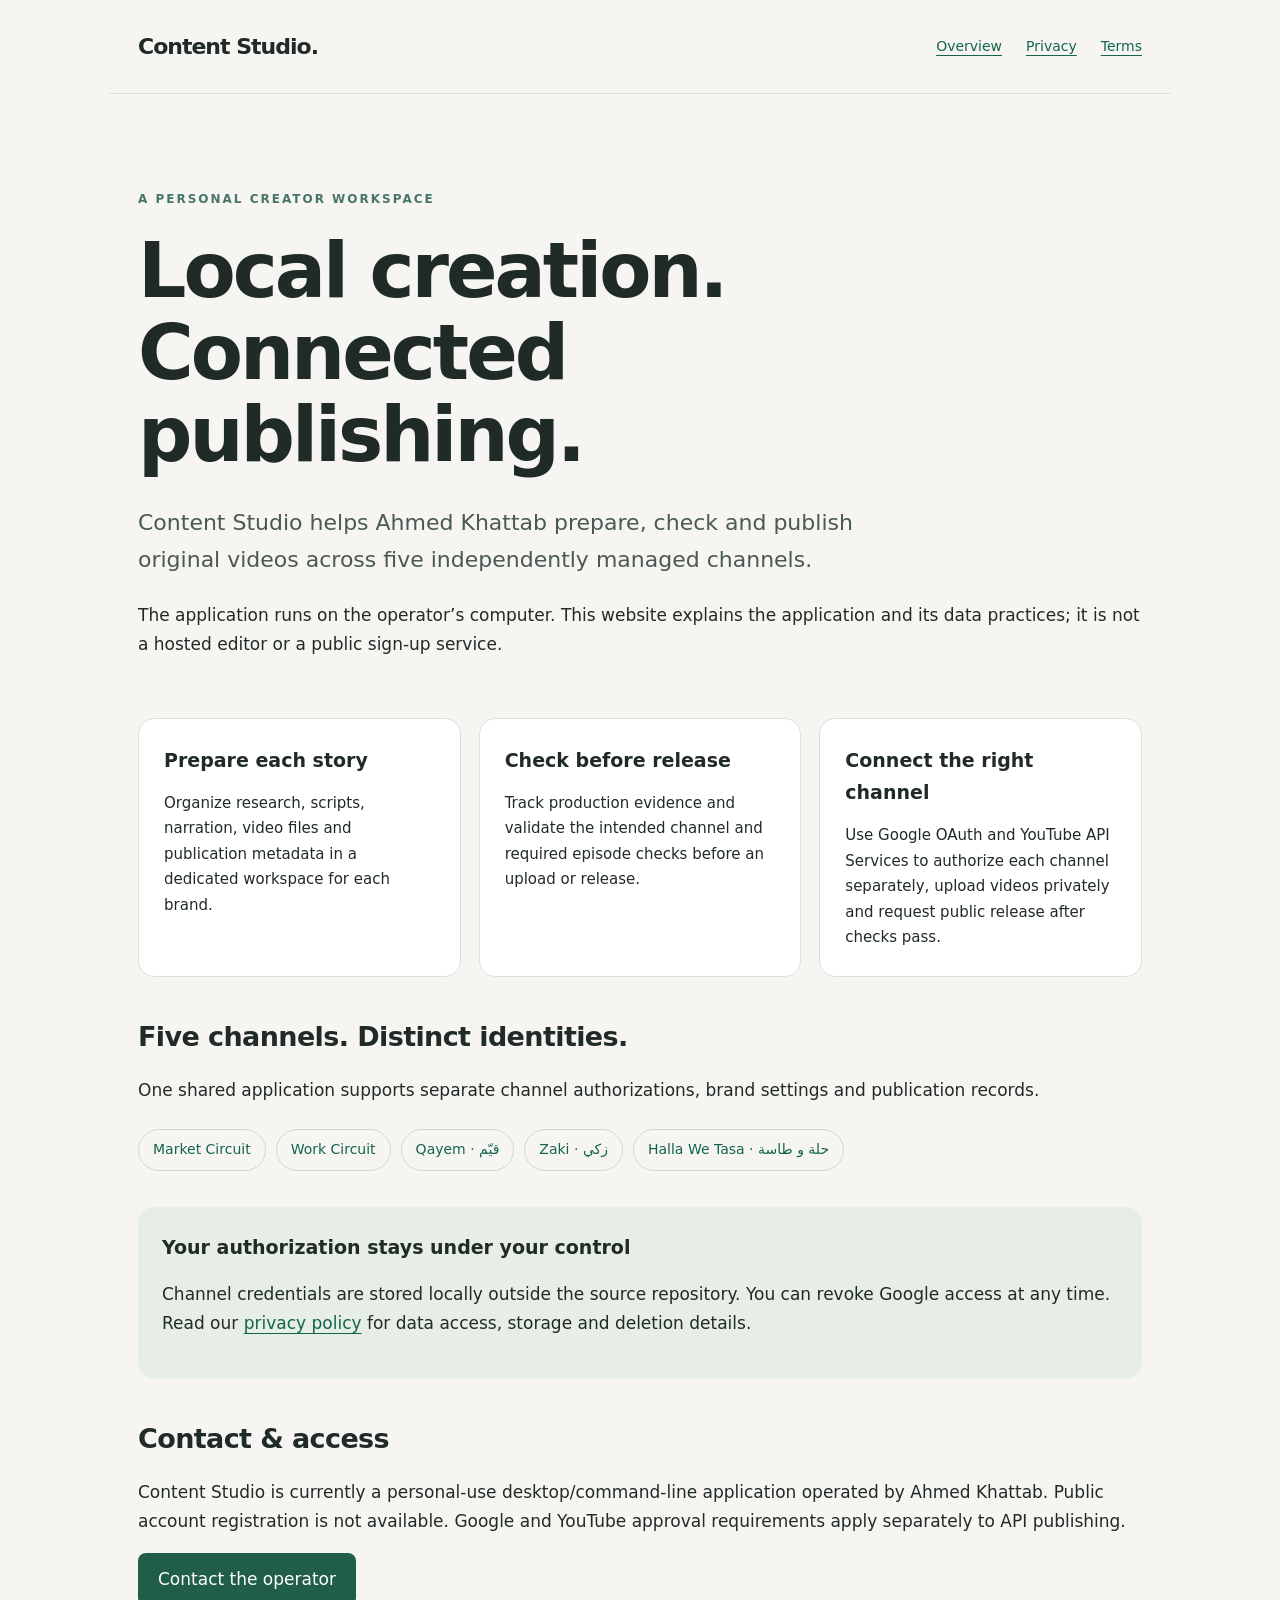
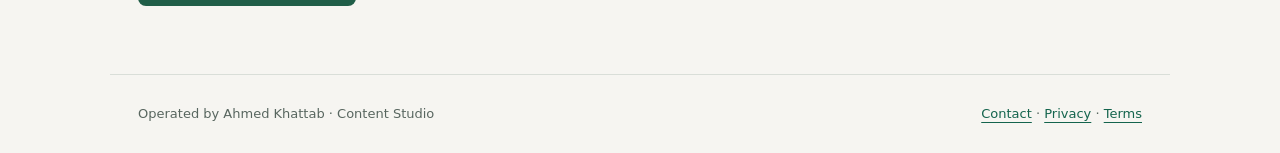
<file: index.html>
<!doctype html>
<html lang="en"><head><meta charset="utf-8"><meta name="viewport" content="width=device-width,initial-scale=1"><meta name="description" content="Content Studio: a local publishing workflow for independently managed creator channels."><title>Local creation. Connected publishing. — Content Studio</title><link rel="stylesheet" href="style.css"></head><body><header><a class="wordmark" href="./">Content Studio<span aria-hidden="true">.</span></a><nav aria-label="Main"><a href="./">Overview</a><a href="privacy.html">Privacy</a><a href="terms.html">Terms</a></nav></header><main class=""><section class="hero"><p class="eyebrow">A personal creator workspace</p><h1>Local creation.<br>Connected publishing.</h1><p class="lead">Content Studio helps Ahmed Khattab prepare, check and publish original videos across five independently managed channels.</p><p>The application runs on the operator’s computer. This website explains the application and its data practices; it is not a hosted editor or a public sign-up service.</p></section><section aria-label="Workflow" class="cards"><article class="card"><h3>Prepare each story</h3><p>Organize research, scripts, narration, video files and publication metadata in a dedicated workspace for each brand.</p></article><article class="card"><h3>Check before release</h3><p>Track production evidence and validate the intended channel and required episode checks before an upload or release.</p></article><article class="card"><h3>Connect the right channel</h3><p>Use Google OAuth and YouTube API Services to authorize each channel separately, upload videos privately and request public release after checks pass.</p></article></section><section><h2>Five channels. Distinct identities.</h2><p>One shared application supports separate channel authorizations, brand settings and publication records.</p><div class="brands"><a href="https://www.youtube.com/channel/UCcdyOt9V9EYaY1D60-qsN3g">Market Circuit</a><a href="https://www.youtube.com/channel/UCLaXk77SVVMSpQrtbtul5-w">Work Circuit</a><a href="https://www.youtube.com/channel/UCfOOmEPalkbNdGJk04qMDcw">Qayem · قيّم</a><a href="https://www.youtube.com/channel/UC2d1sSz6Jx6oV9qBTBFZtqw">Zaki · زكي</a><a href="https://www.youtube.com/channel/UCqKvKMrN56P-lbTghdat5zQ">Halla We Tasa · حلة و طاسة</a></div></section><section class="note"><h3>Your authorization stays under your control</h3><p>Channel credentials are stored locally outside the source repository. You can revoke Google access at any time. Read our <a href="privacy.html">privacy policy</a> for data access, storage and deletion details.</p></section><section><h2>Contact &amp; access</h2><p>Content Studio is currently a personal-use desktop/command-line application operated by Ahmed Khattab. Public account registration is not available. Google and YouTube approval requirements apply separately to API publishing.</p><a class="button" href="mailto:ahmed.sobhy.khattab.93@gmail.com">Contact the operator</a></section></main><footer><p>Operated by Ahmed Khattab · Content Studio</p><p><a href="mailto:ahmed.sobhy.khattab.93@gmail.com">Contact</a> · <a href="privacy.html">Privacy</a> · <a href="terms.html">Terms</a></p></footer></body></html>
</file>
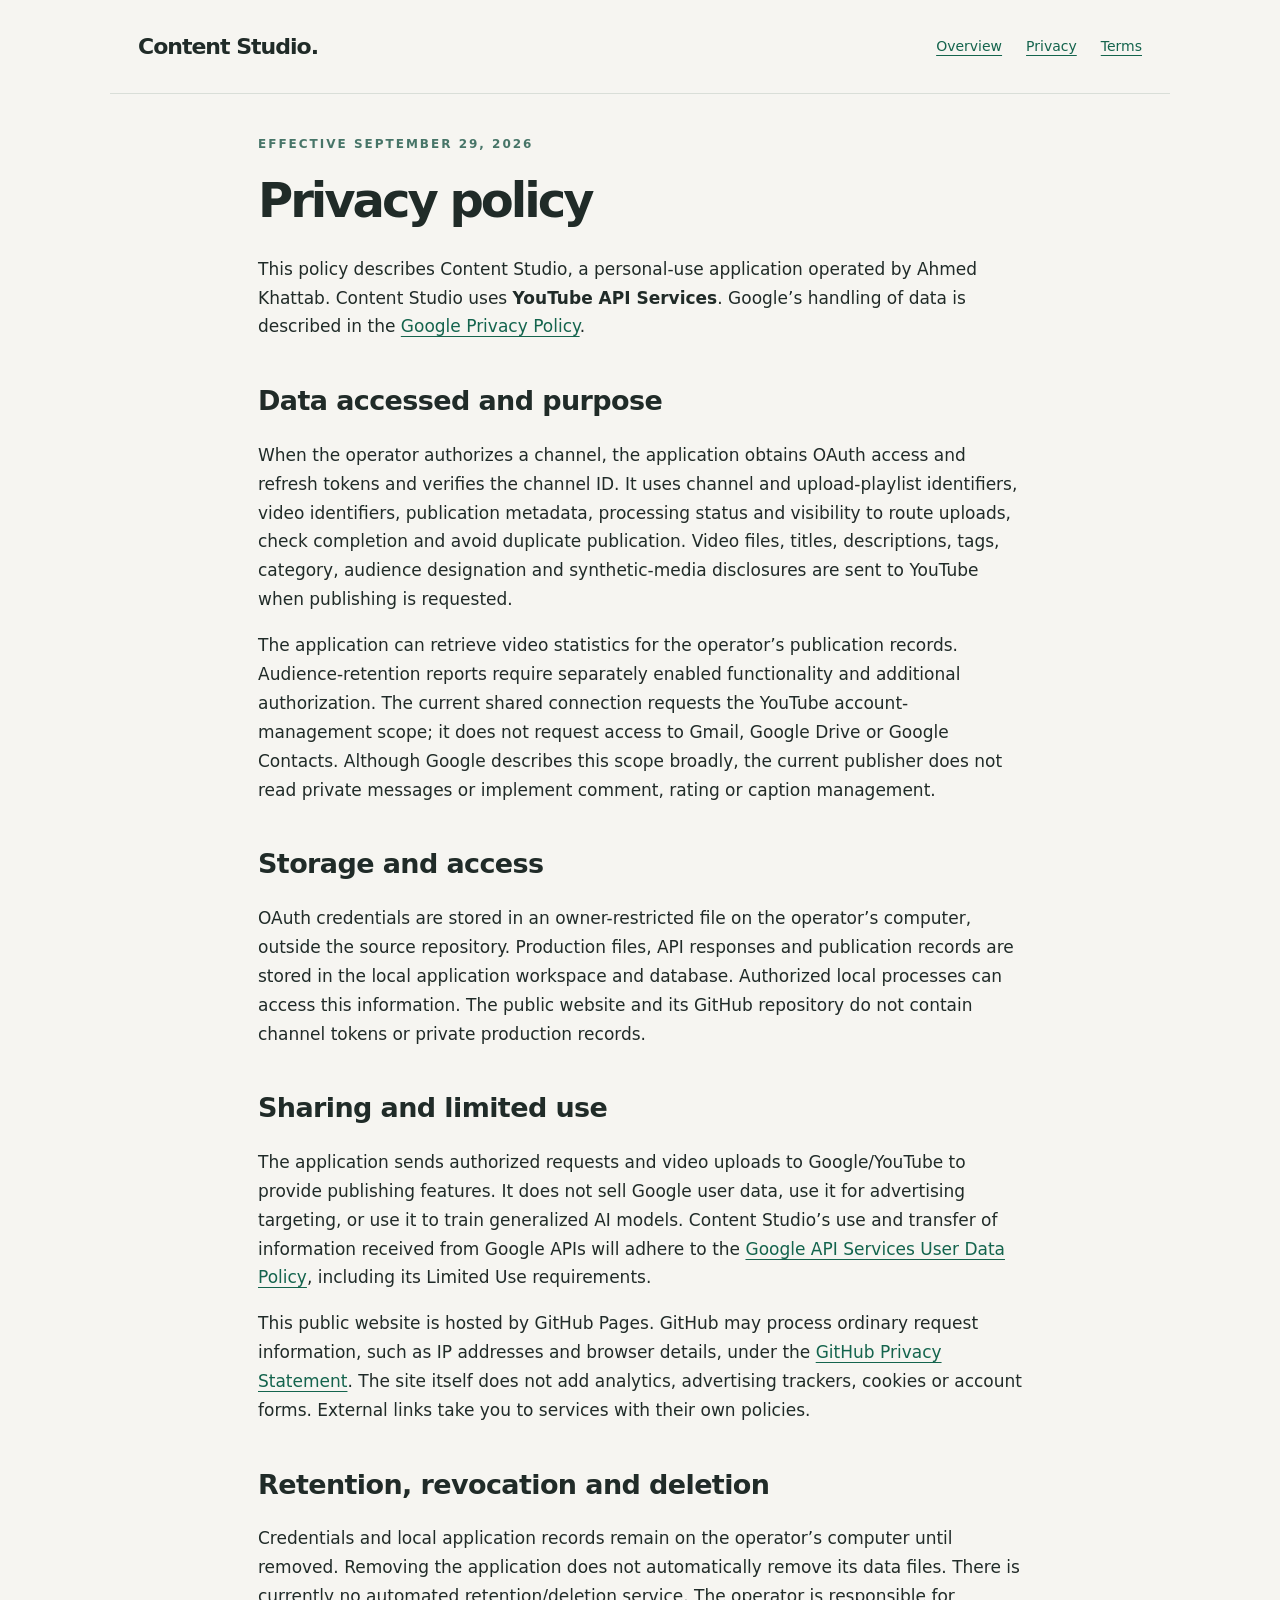
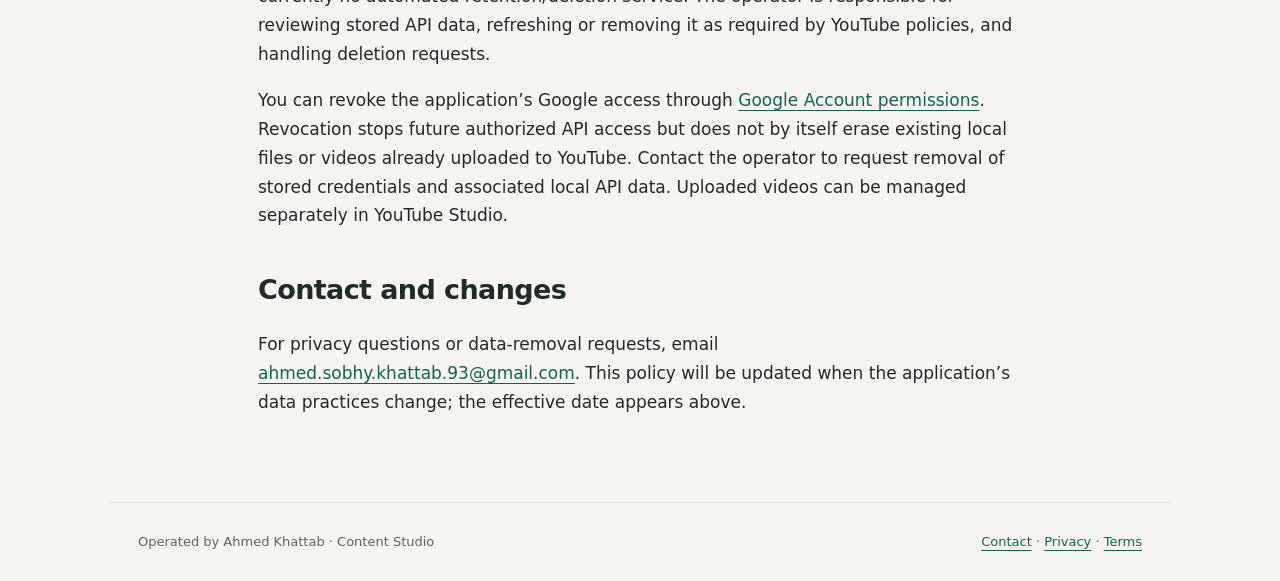
<file: privacy.html>
<!doctype html>
<html lang="en"><head><meta charset="utf-8"><meta name="viewport" content="width=device-width,initial-scale=1"><meta name="description" content="Content Studio: a local publishing workflow for independently managed creator channels."><title>Privacy policy — Content Studio</title><link rel="stylesheet" href="style.css"></head><body><header><a class="wordmark" href="./">Content Studio<span aria-hidden="true">.</span></a><nav aria-label="Main"><a href="./">Overview</a><a href="privacy.html">Privacy</a><a href="terms.html">Terms</a></nav></header><main class="legal"><p class="eyebrow">Effective September 29, 2026</p><h1>Privacy policy</h1><p>This policy describes Content Studio, a personal-use application operated by Ahmed Khattab. Content Studio uses <strong>YouTube API Services</strong>. Google’s handling of data is described in the <a href="https://policies.google.com/privacy">Google Privacy Policy</a>.</p><h2>Data accessed and purpose</h2><p>When the operator authorizes a channel, the application obtains OAuth access and refresh tokens and verifies the channel ID. It uses channel and upload-playlist identifiers, video identifiers, publication metadata, processing status and visibility to route uploads, check completion and avoid duplicate publication. Video files, titles, descriptions, tags, category, audience designation and synthetic-media disclosures are sent to YouTube when publishing is requested.</p><p>The application can retrieve video statistics for the operator’s publication records. Audience-retention reports require separately enabled functionality and additional authorization. The current shared connection requests the YouTube account-management scope; it does not request access to Gmail, Google Drive or Google Contacts. Although Google describes this scope broadly, the current publisher does not read private messages or implement comment, rating or caption management.</p><h2>Storage and access</h2><p>OAuth credentials are stored in an owner-restricted file on the operator’s computer, outside the source repository. Production files, API responses and publication records are stored in the local application workspace and database. Authorized local processes can access this information. The public website and its GitHub repository do not contain channel tokens or private production records.</p><h2>Sharing and limited use</h2><p>The application sends authorized requests and video uploads to Google/YouTube to provide publishing features. It does not sell Google user data, use it for advertising targeting, or use it to train generalized AI models. Content Studio’s use and transfer of information received from Google APIs will adhere to the <a href="https://developers.google.com/terms/api-services-user-data-policy">Google API Services User Data Policy</a>, including its Limited Use requirements.</p><p>This public website is hosted by GitHub Pages. GitHub may process ordinary request information, such as IP addresses and browser details, under the <a href="https://docs.github.com/en/site-policy/privacy-policies/github-general-privacy-statement">GitHub Privacy Statement</a>. The site itself does not add analytics, advertising trackers, cookies or account forms. External links take you to services with their own policies.</p><h2>Retention, revocation and deletion</h2><p>Credentials and local application records remain on the operator’s computer until removed. Removing the application does not automatically remove its data files. There is currently no automated retention/deletion service. The operator is responsible for reviewing stored API data, refreshing or removing it as required by YouTube policies, and handling deletion requests.</p><p>You can revoke the application’s Google access through <a href="https://myaccount.google.com/permissions">Google Account permissions</a>. Revocation stops future authorized API access but does not by itself erase existing local files or videos already uploaded to YouTube. Contact the operator to request removal of stored credentials and associated local API data. Uploaded videos can be managed separately in YouTube Studio.</p><h2>Contact and changes</h2><p>For privacy questions or data-removal requests, email <a href="mailto:ahmed.sobhy.khattab.93@gmail.com">ahmed.sobhy.khattab.93@gmail.com</a>. This policy will be updated when the application’s data practices change; the effective date appears above.</p></main><footer><p>Operated by Ahmed Khattab · Content Studio</p><p><a href="mailto:ahmed.sobhy.khattab.93@gmail.com">Contact</a> · <a href="privacy.html">Privacy</a> · <a href="terms.html">Terms</a></p></footer></body></html>
</file>
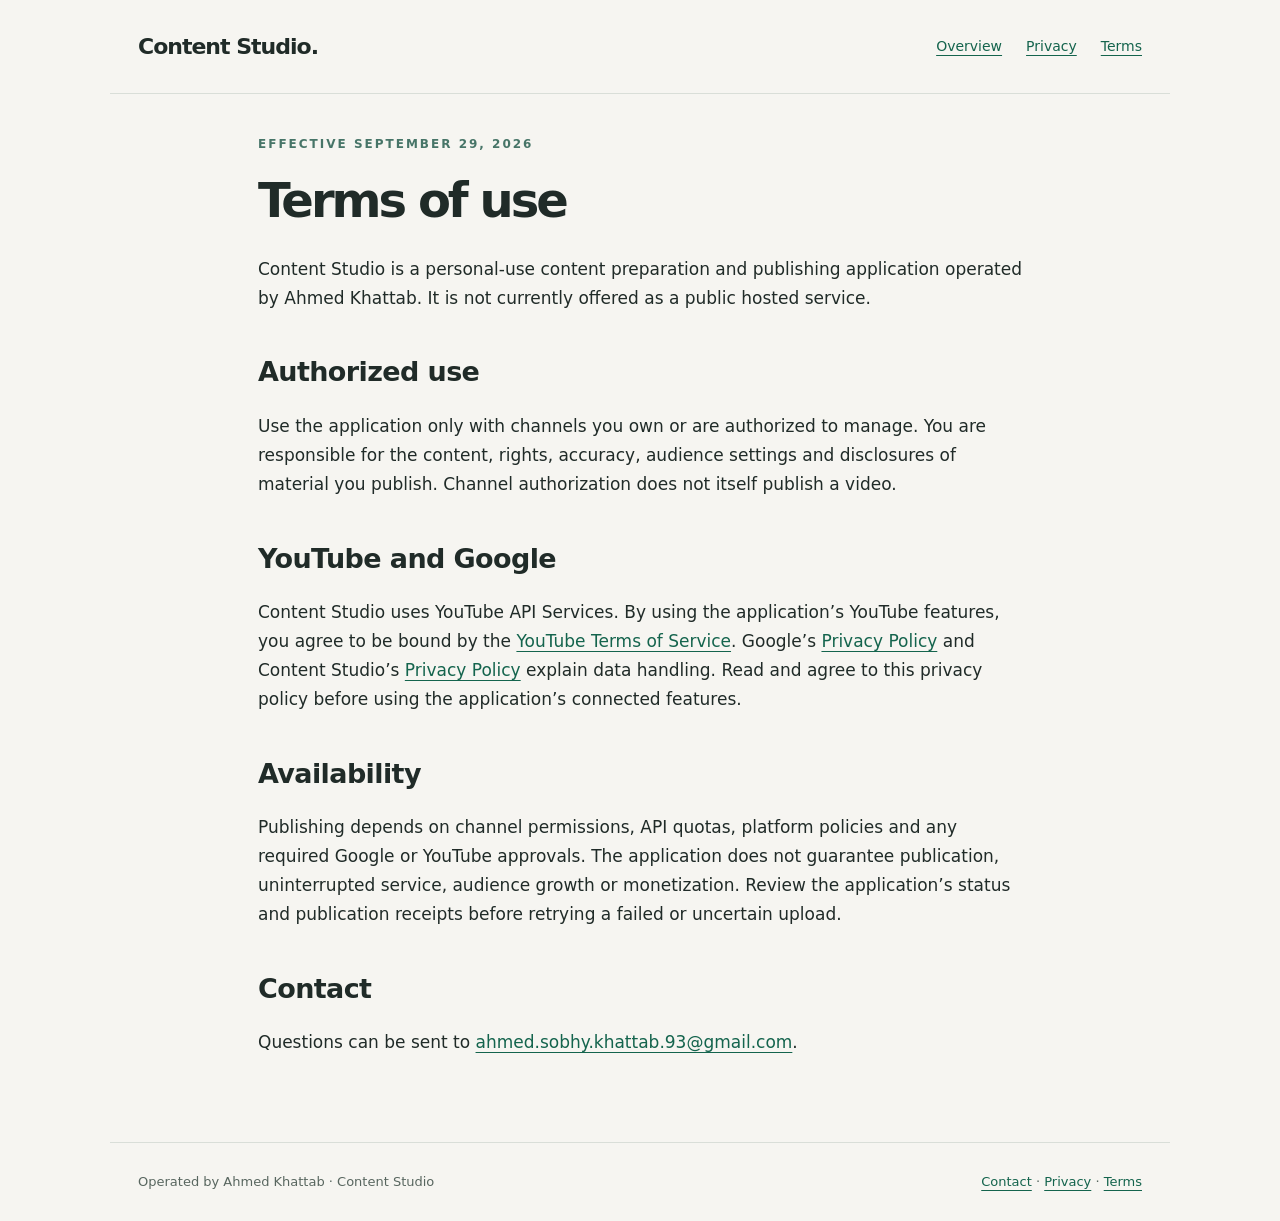
<file: terms.html>
<!doctype html>
<html lang="en"><head><meta charset="utf-8"><meta name="viewport" content="width=device-width,initial-scale=1"><meta name="description" content="Content Studio: a local publishing workflow for independently managed creator channels."><title>Terms of use — Content Studio</title><link rel="stylesheet" href="style.css"></head><body><header><a class="wordmark" href="./">Content Studio<span aria-hidden="true">.</span></a><nav aria-label="Main"><a href="./">Overview</a><a href="privacy.html">Privacy</a><a href="terms.html">Terms</a></nav></header><main class="legal"><p class="eyebrow">Effective September 29, 2026</p><h1>Terms of use</h1><p>Content Studio is a personal-use content preparation and publishing application operated by Ahmed Khattab. It is not currently offered as a public hosted service.</p><h2>Authorized use</h2><p>Use the application only with channels you own or are authorized to manage. You are responsible for the content, rights, accuracy, audience settings and disclosures of material you publish. Channel authorization does not itself publish a video.</p><h2>YouTube and Google</h2><p>Content Studio uses YouTube API Services. By using the application’s YouTube features, you agree to be bound by the <a href="https://www.youtube.com/t/terms">YouTube Terms of Service</a>. Google’s <a href="https://policies.google.com/privacy">Privacy Policy</a> and Content Studio’s <a href="privacy.html">Privacy Policy</a> explain data handling. Read and agree to this privacy policy before using the application’s connected features.</p><h2>Availability</h2><p>Publishing depends on channel permissions, API quotas, platform policies and any required Google or YouTube approvals. The application does not guarantee publication, uninterrupted service, audience growth or monetization. Review the application’s status and publication receipts before retrying a failed or uncertain upload.</p><h2>Contact</h2><p>Questions can be sent to <a href="mailto:ahmed.sobhy.khattab.93@gmail.com">ahmed.sobhy.khattab.93@gmail.com</a>.</p></main><footer><p>Operated by Ahmed Khattab · Content Studio</p><p><a href="mailto:ahmed.sobhy.khattab.93@gmail.com">Contact</a> · <a href="privacy.html">Privacy</a> · <a href="terms.html">Terms</a></p></footer></body></html>
</file>
<file: style.css>
*{box-sizing:border-box}body{margin:0;background:#f6f5f1;color:#202b28;font:17px/1.7 system-ui,-apple-system,BlinkMacSystemFont,"Segoe UI",sans-serif}a{color:#14644d;text-underline-offset:4px}a:hover{color:#0b3d2d}header,main,footer{max-width:1060px;margin:auto;padding:28px}header{display:flex;align-items:center;justify-content:space-between;gap:20px;border-bottom:1px solid #d9ded8}.wordmark{font-size:22px;font-weight:750;letter-spacing:-1px;text-decoration:none;color:#202b28}nav{display:flex;gap:24px;font-size:14px}h1{font-size:clamp(40px,7vw,76px);line-height:1.08;letter-spacing:-3px;max-width:850px;margin:20px 0 28px}h2{font-size:27px;line-height:1.3;letter-spacing:-.6px;margin-top:42px}h3{font-size:19px;margin:0 0 10px}.eyebrow{text-transform:uppercase;letter-spacing:2px;font-size:12px;font-weight:700;color:#477568}.lead{font-size:22px;max-width:780px;color:#4a5954}.hero{padding:55px 0 42px}.cards{display:grid;grid-template-columns:repeat(3,1fr);gap:18px}.card{background:#fff;border:1px solid #dce1da;border-radius:16px;padding:25px}.card p{font-size:15px;margin-bottom:0}.brands{display:flex;flex-wrap:wrap;gap:10px;margin:24px 0}.brands a{padding:8px 14px;border:1px solid #ccd9ce;border-radius:99px;text-decoration:none;font-size:14px}.note{background:#e6eee5;padding:24px;border-radius:16px;margin:36px 0}.legal{max-width:820px}.legal h1{font-size:48px}.legal li{margin-bottom:10px}footer{margin-top:40px;border-top:1px solid #d9ded8;font-size:13px;color:#58665f;display:flex;justify-content:space-between;gap:20px;flex-wrap:wrap}footer p{margin:0}.button{display:inline-block;background:#205e48;color:white;padding:12px 20px;border-radius:8px;text-decoration:none}.button:hover{color:white;background:#143e30}@media(max-width:650px){header{align-items:flex-start;flex-direction:column}nav{gap:18px}.cards{grid-template-columns:1fr}h1{letter-spacing:-2px}.hero{padding-top:30px}.lead{font-size:19px}header,main,footer{padding:22px}}
</file>
